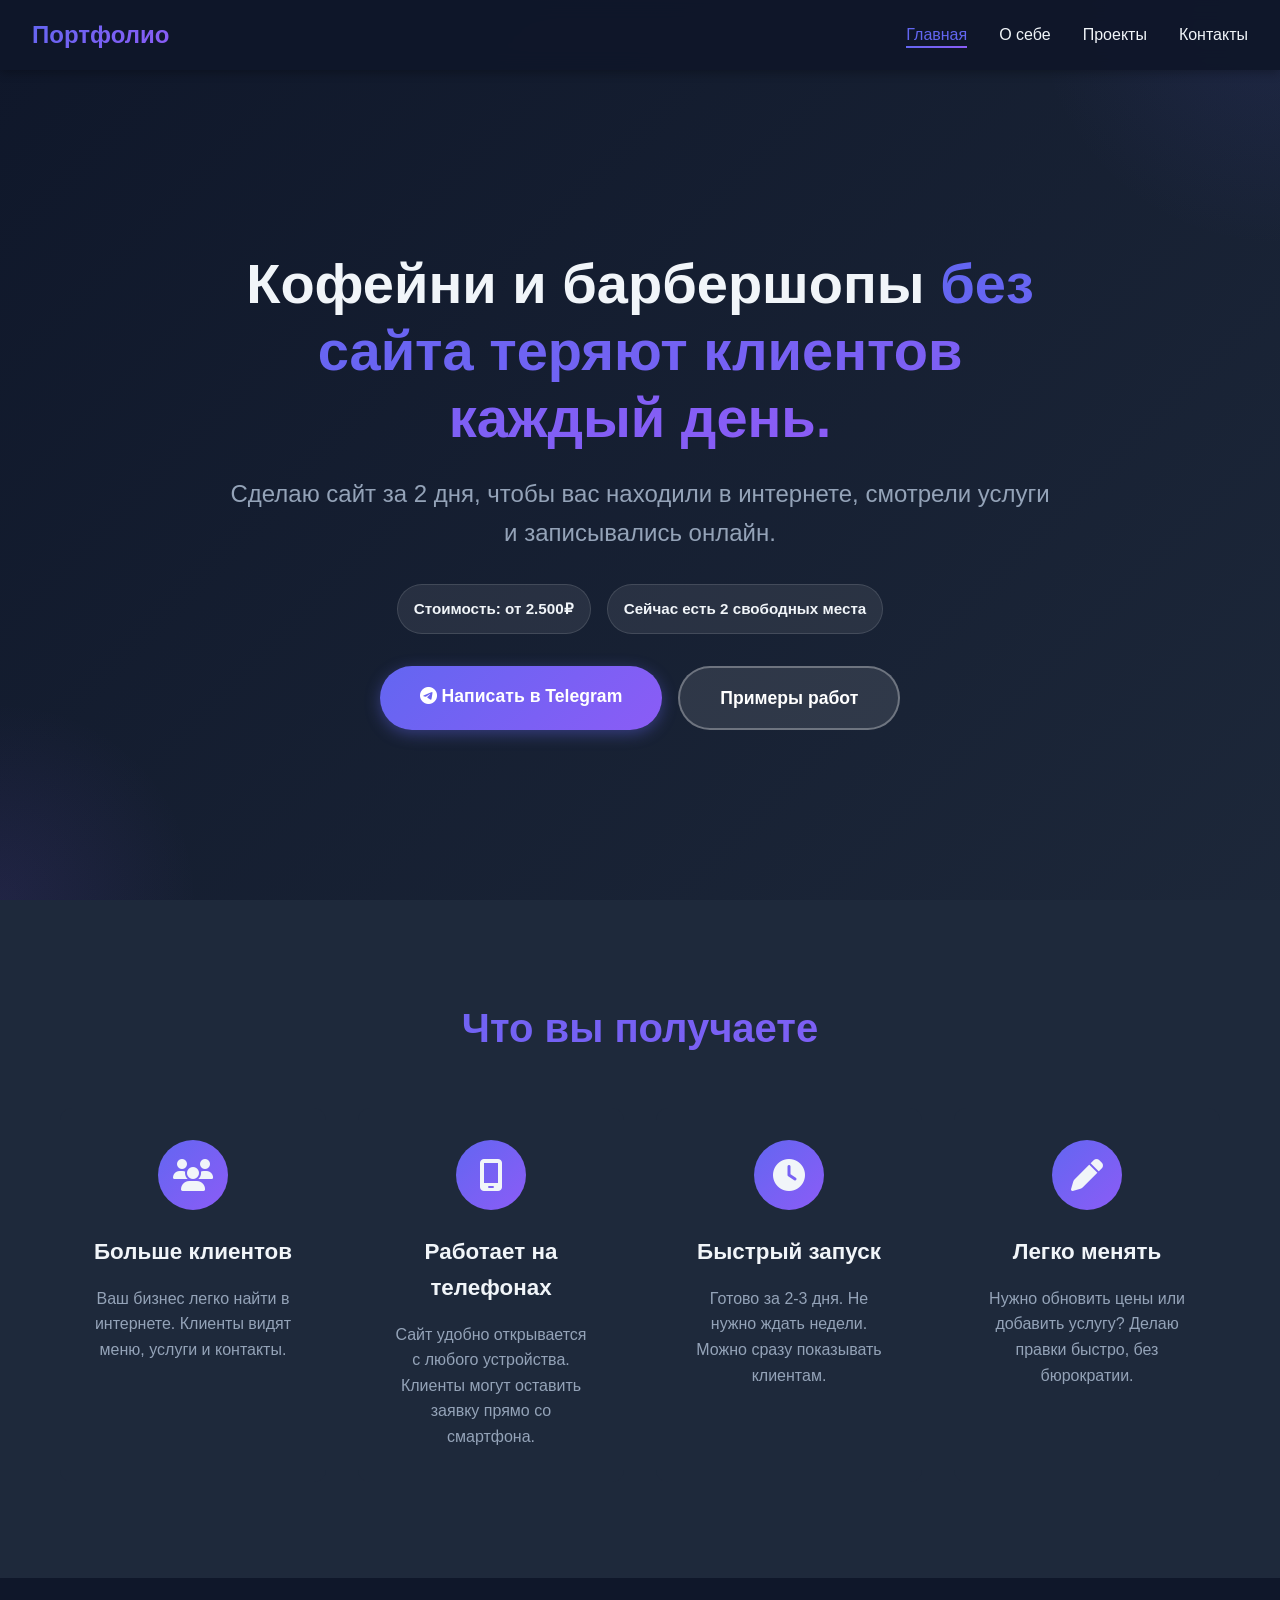
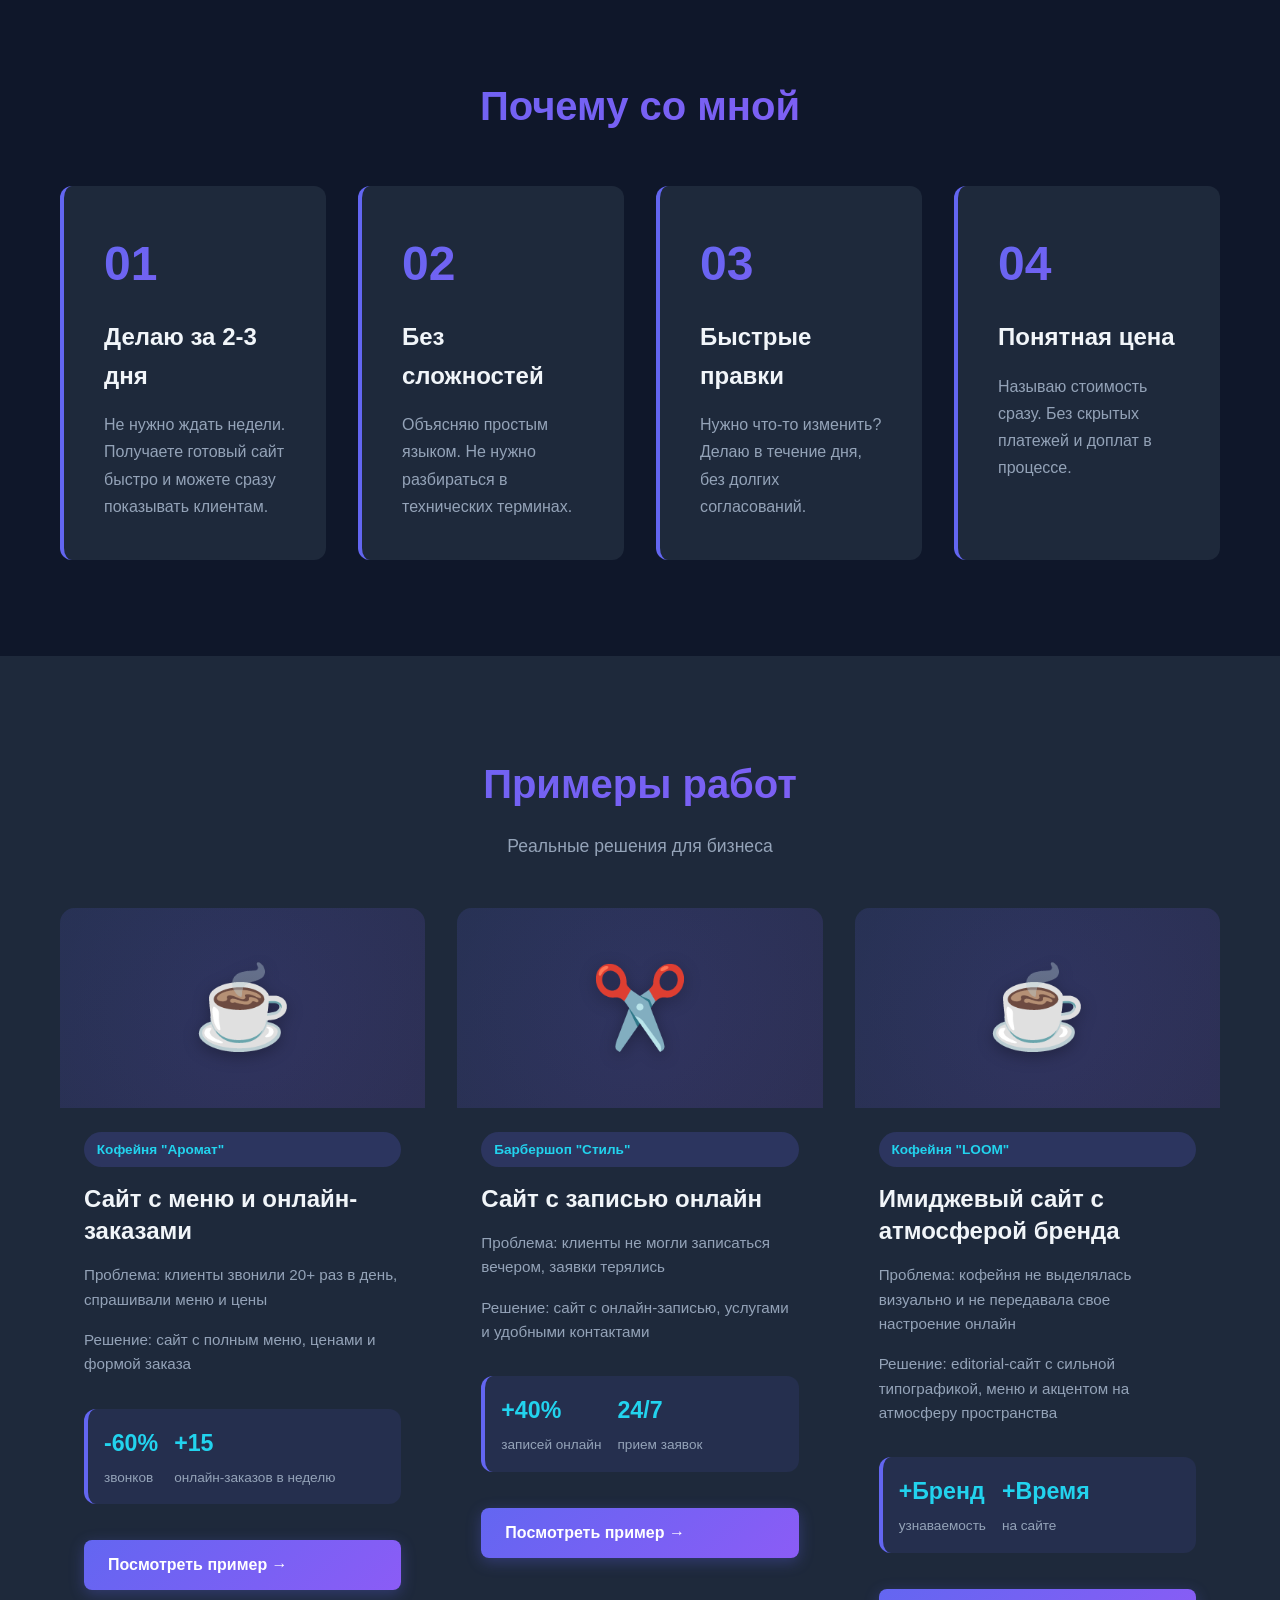
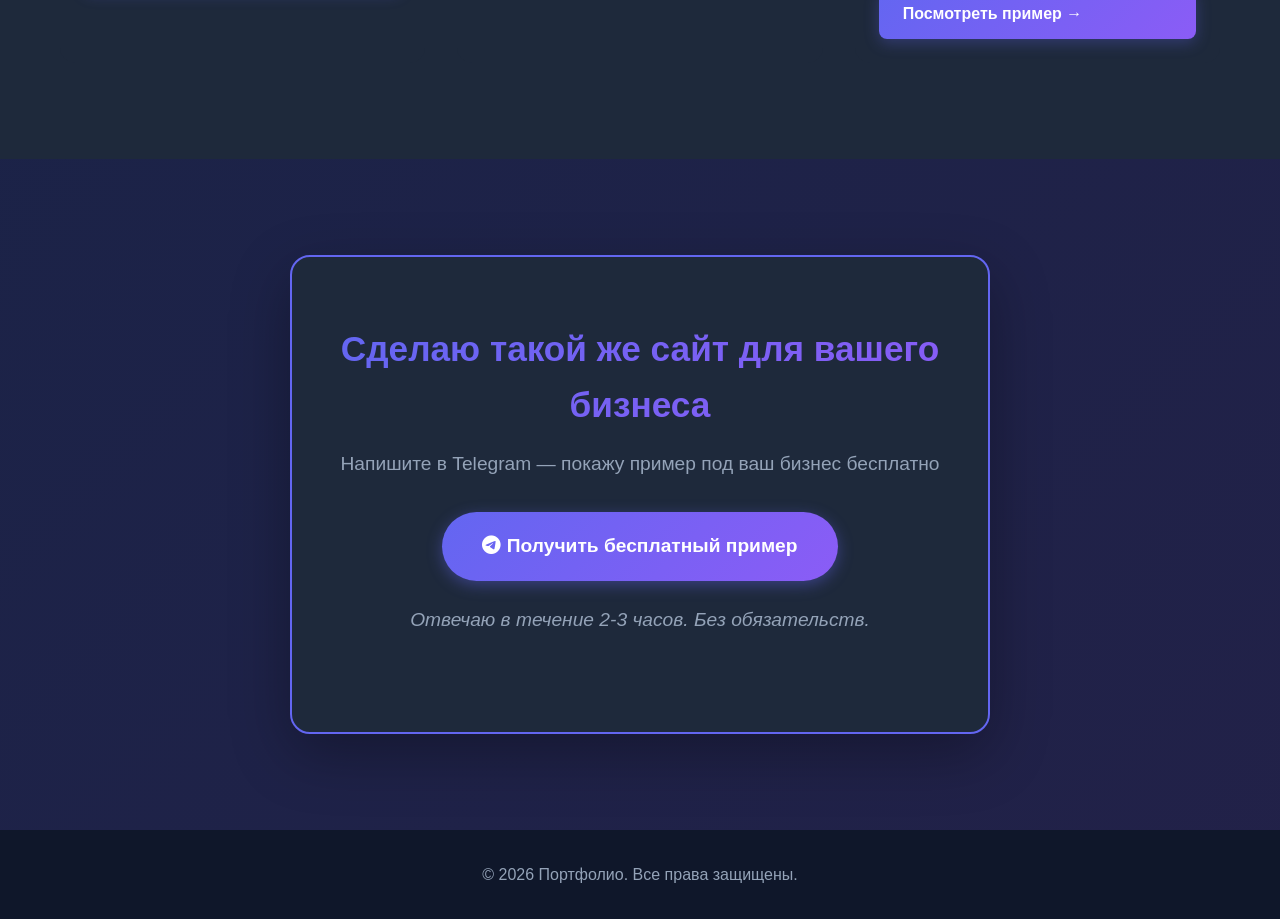
<file: index.html>
<!DOCTYPE html>
<html lang="ru">
<head>
    <meta charset="UTF-8">
    <meta name="viewport" content="width=device-width, initial-scale=1.0">
    <title>Портфолио Веб-Разработчика</title>
    <link rel="stylesheet" href="style.css?v=2">
    <link rel="stylesheet" href="https://cdnjs.cloudflare.com/ajax/libs/font-awesome/6.5.1/css/all.min.css">
</head>
<body>
    <header>
        <nav>
            <div class="logo">Портфолио</div>
            <ul class="nav-links">
                <li><a href="#home">Главная</a></li>
                <li><a href="#about">О себе</a></li>
                <li><a href="#projects">Проекты</a></li>
                <li><a href="#contact">Контакты</a></li>
            </ul>
            <div class="burger">
                <div class="line1"></div>
                <div class="line2"></div>
                <div class="line3"></div>
            </div>
        </nav>
    </header>

    <section id="home" class="hero">
        <div class="hero-content">
            <h1>Кофейни и барбершопы <span class="highlight">без сайта теряют клиентов каждый день.</span></h1>
            <p class="hero-subtitle">Сделаю сайт за 2 дня, чтобы вас находили в интернете, смотрели услуги и записывались онлайн.</p>
            <div class="hero-meta">
                <span>Стоимость: от 2.500₽</span>
                <span>Сейчас есть 2 свободных места</span>
            </div>
            <div class="hero-buttons">
                <a href="https://t.me/savavyalkov" class="cta-button primary" target="_blank">
                    <i class="fab fa-telegram"></i> Написать в Telegram
                </a>
                <a href="#projects" class="cta-button secondary">Примеры работ</a>
            </div>
        </div>
    </section>

    <section class="results">
        <div class="container">
            <h2>Что вы получаете</h2>
            <div class="results-grid">
                <div class="result-card">
                    <div class="result-icon">
                        <i class="fas fa-users"></i>
                    </div>
                    <h3>Больше клиентов</h3>
                    <p>Ваш бизнес легко найти в интернете. Клиенты видят меню, услуги и контакты.</p>
                </div>
                <div class="result-card">
                    <div class="result-icon">
                        <i class="fas fa-mobile-screen"></i>
                    </div>
                    <h3>Работает на телефонах</h3>
                    <p>Сайт удобно открывается с любого устройства. Клиенты могут оставить заявку прямо со смартфона.</p>
                </div>
                <div class="result-card">
                    <div class="result-icon">
                        <i class="fas fa-clock"></i>
                    </div>
                    <h3>Быстрый запуск</h3>
                    <p>Готово за 2-3 дня. Не нужно ждать недели. Можно сразу показывать клиентам.</p>
                </div>
                <div class="result-card">
                    <div class="result-icon">
                        <i class="fas fa-pen"></i>
                    </div>
                    <h3>Легко менять</h3>
                    <p>Нужно обновить цены или добавить услугу? Делаю правки быстро, без бюрократии.</p>
                </div>
            </div>
        </div>
    </section>

    <section id="about" class="about">
        <div class="container">
            <h2>Почему со мной</h2>
            <div class="why-grid">
                <div class="why-card">
                    <div class="why-number">01</div>
                    <h3>Делаю за 2-3 дня</h3>
                    <p>Не нужно ждать недели. Получаете готовый сайт быстро и можете сразу показывать клиентам.</p>
                </div>
                <div class="why-card">
                    <div class="why-number">02</div>
                    <h3>Без сложностей</h3>
                    <p>Объясняю простым языком. Не нужно разбираться в технических терминах.</p>
                </div>
                <div class="why-card">
                    <div class="why-number">03</div>
                    <h3>Быстрые правки</h3>
                    <p>Нужно что-то изменить? Делаю в течение дня, без долгих согласований.</p>
                </div>
                <div class="why-card">
                    <div class="why-number">04</div>
                    <h3>Понятная цена</h3>
                    <p>Называю стоимость сразу. Без скрытых платежей и доплат в процессе.</p>
                </div>
            </div>
        </div>
    </section>

    <section id="projects" class="projects">
        <div class="container">
            <h2>Примеры работ</h2>
            <p class="projects-subtitle">Реальные решения для бизнеса</p>
            <div class="projects-grid">
                <div class="project-card">
                    <div class="project-image">
                        <div class="placeholder-image">☕</div>
                    </div>
                    <div class="project-info">
                        <span class="project-label">Кофейня "Аромат"</span>
                        <h3>Сайт с меню и онлайн-заказами</h3>
                        <p class="project-problem">Проблема: клиенты звонили 20+ раз в день, спрашивали меню и цены</p>
                        <p class="project-solution">Решение: сайт с полным меню, ценами и формой заказа</p>
                        <div class="project-results">
                            <div class="result-item">
                                <strong>-60%</strong>
                                <span>звонков</span>
                            </div>
                            <div class="result-item">
                                <strong>+15</strong>
                                <span>онлайн-заказов в неделю</span>
                            </div>
                        </div>
                        <a href="coffee-shop/index.html" class="project-link" target="_blank">Посмотреть пример →</a>
                    </div>
                </div>

                <div class="project-card">
                    <div class="project-image">
                        <div class="placeholder-image">✂️</div>
                    </div>
                    <div class="project-info">
                        <span class="project-label">Барбершоп "Стиль"</span>
                        <h3>Сайт с записью онлайн</h3>
                        <p class="project-problem">Проблема: клиенты не могли записаться вечером, заявки терялись</p>
                        <p class="project-solution">Решение: сайт с онлайн-записью, услугами и удобными контактами</p>
                        <div class="project-results">
                            <div class="result-item">
                                <strong>+40%</strong>
                                <span>записей онлайн</span>
                            </div>
                            <div class="result-item">
                                <strong>24/7</strong>
                                <span>прием заявок</span>
                            </div>
                        </div>
                        <a href="barbershop/index.html" class="project-link" target="_blank">Посмотреть пример →</a>
                    </div>
                </div>

                <div class="project-card">
                    <div class="project-image">
                        <div class="placeholder-image">☕</div>
                    </div>
                    <div class="project-info">
                        <span class="project-label">Кофейня "LOOM"</span>
                        <h3>Имиджевый сайт с атмосферой бренда</h3>
                        <p class="project-problem">Проблема: кофейня не выделялась визуально и не передавала свое настроение онлайн</p>
                        <p class="project-solution">Решение: editorial-сайт с сильной типографикой, меню и акцентом на атмосферу пространства</p>
                        <div class="project-results">
                            <div class="result-item">
                                <strong>+Бренд</strong>
                                <span>узнаваемость</span>
                            </div>
                            <div class="result-item">
                                <strong>+Время</strong>
                                <span>на сайте</span>
                            </div>
                        </div>
                        <a href="coffee-shop-2/index.html" class="project-link" target="_blank">Посмотреть пример →</a>
                    </div>
                </div>
            </div>
        </div>
    </section>

    <section class="custom-offer">
        <div class="container">
            <div class="offer-box">
                <h2>Сделаю такой же сайт для вашего бизнеса</h2>
                <p>Напишите в Telegram — покажу пример под ваш бизнес бесплатно</p>
                <a href="https://t.me/savavyalkov" class="cta-button primary large" target="_blank">
                    <i class="fab fa-telegram"></i> Получить бесплатный пример
                </a>
                <p class="offer-note">Отвечаю в течение 2-3 часов. Без обязательств.</p>
            </div>
        </div>
    </section>

    <footer>
        <p>&copy; 2026 Портфолио. Все права защищены.</p>
    </footer>

    <script src="script.js"></script>
</body>
</html>
</file>
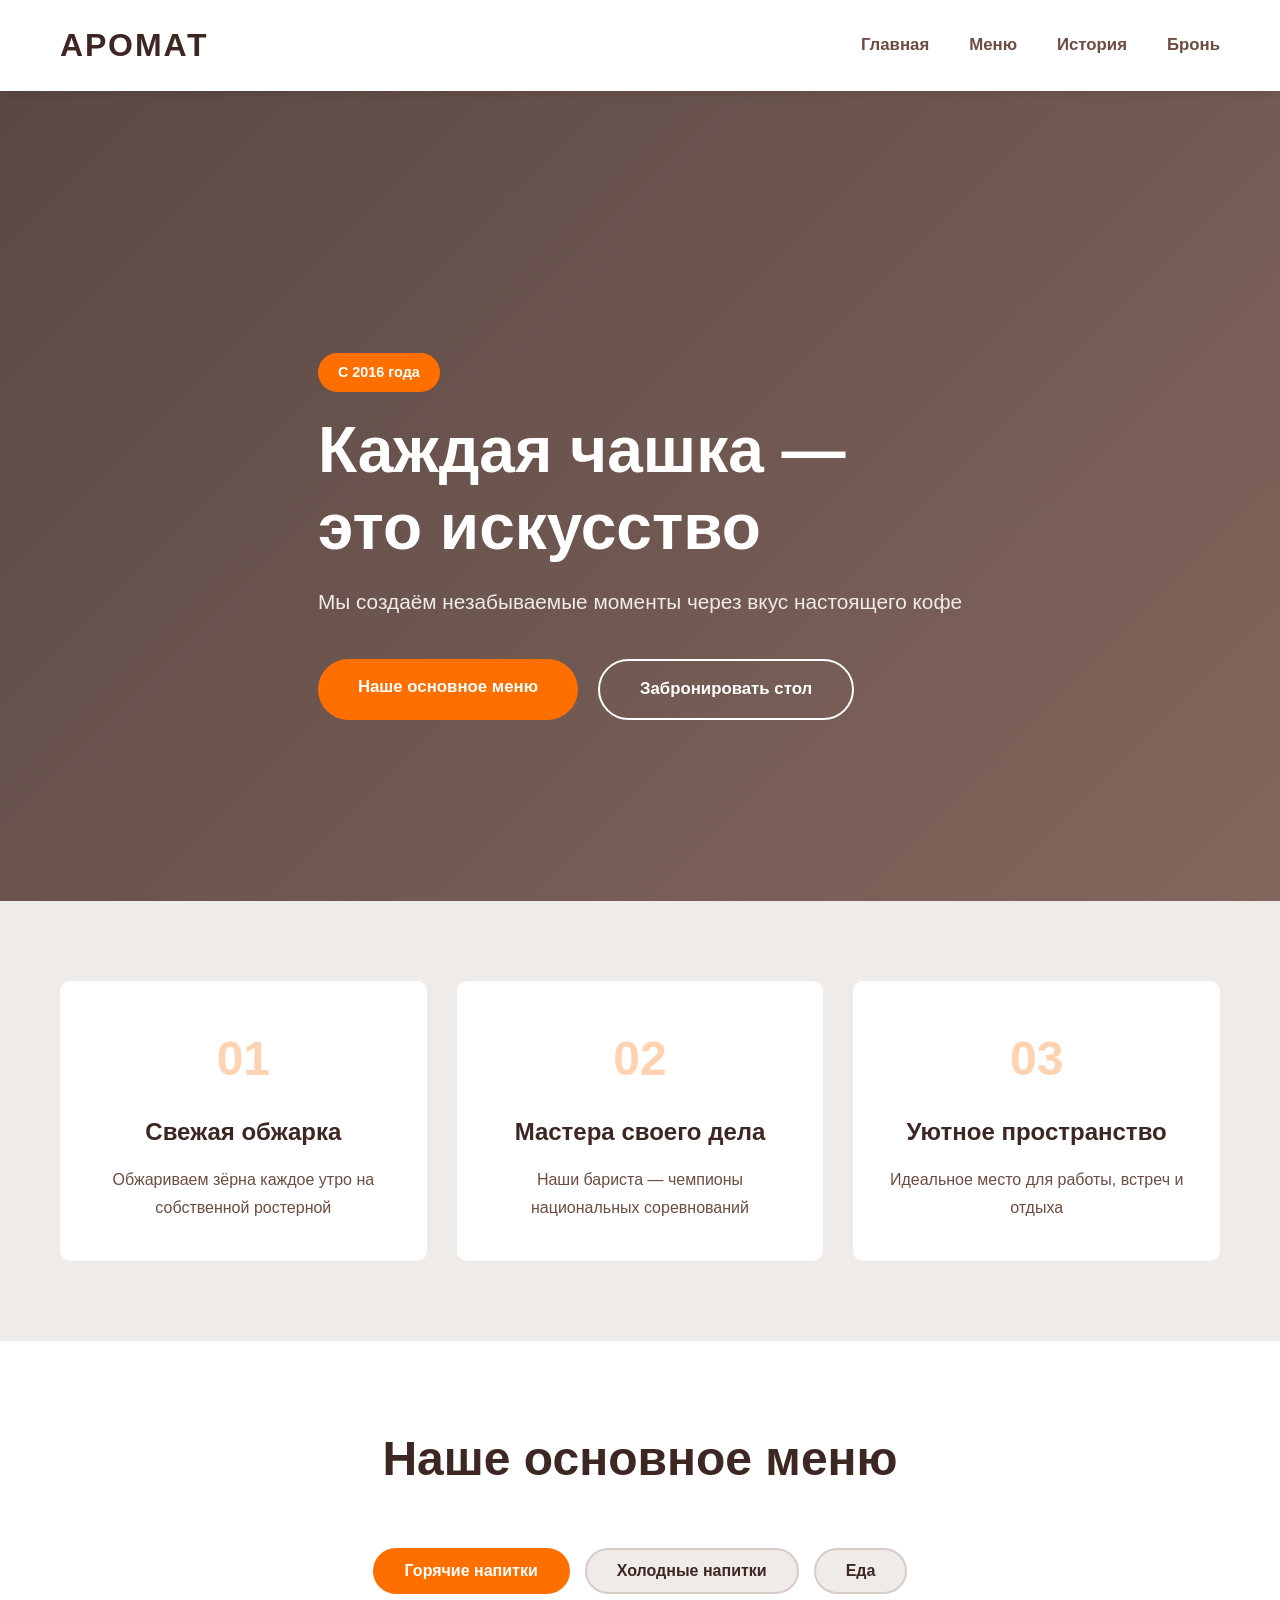
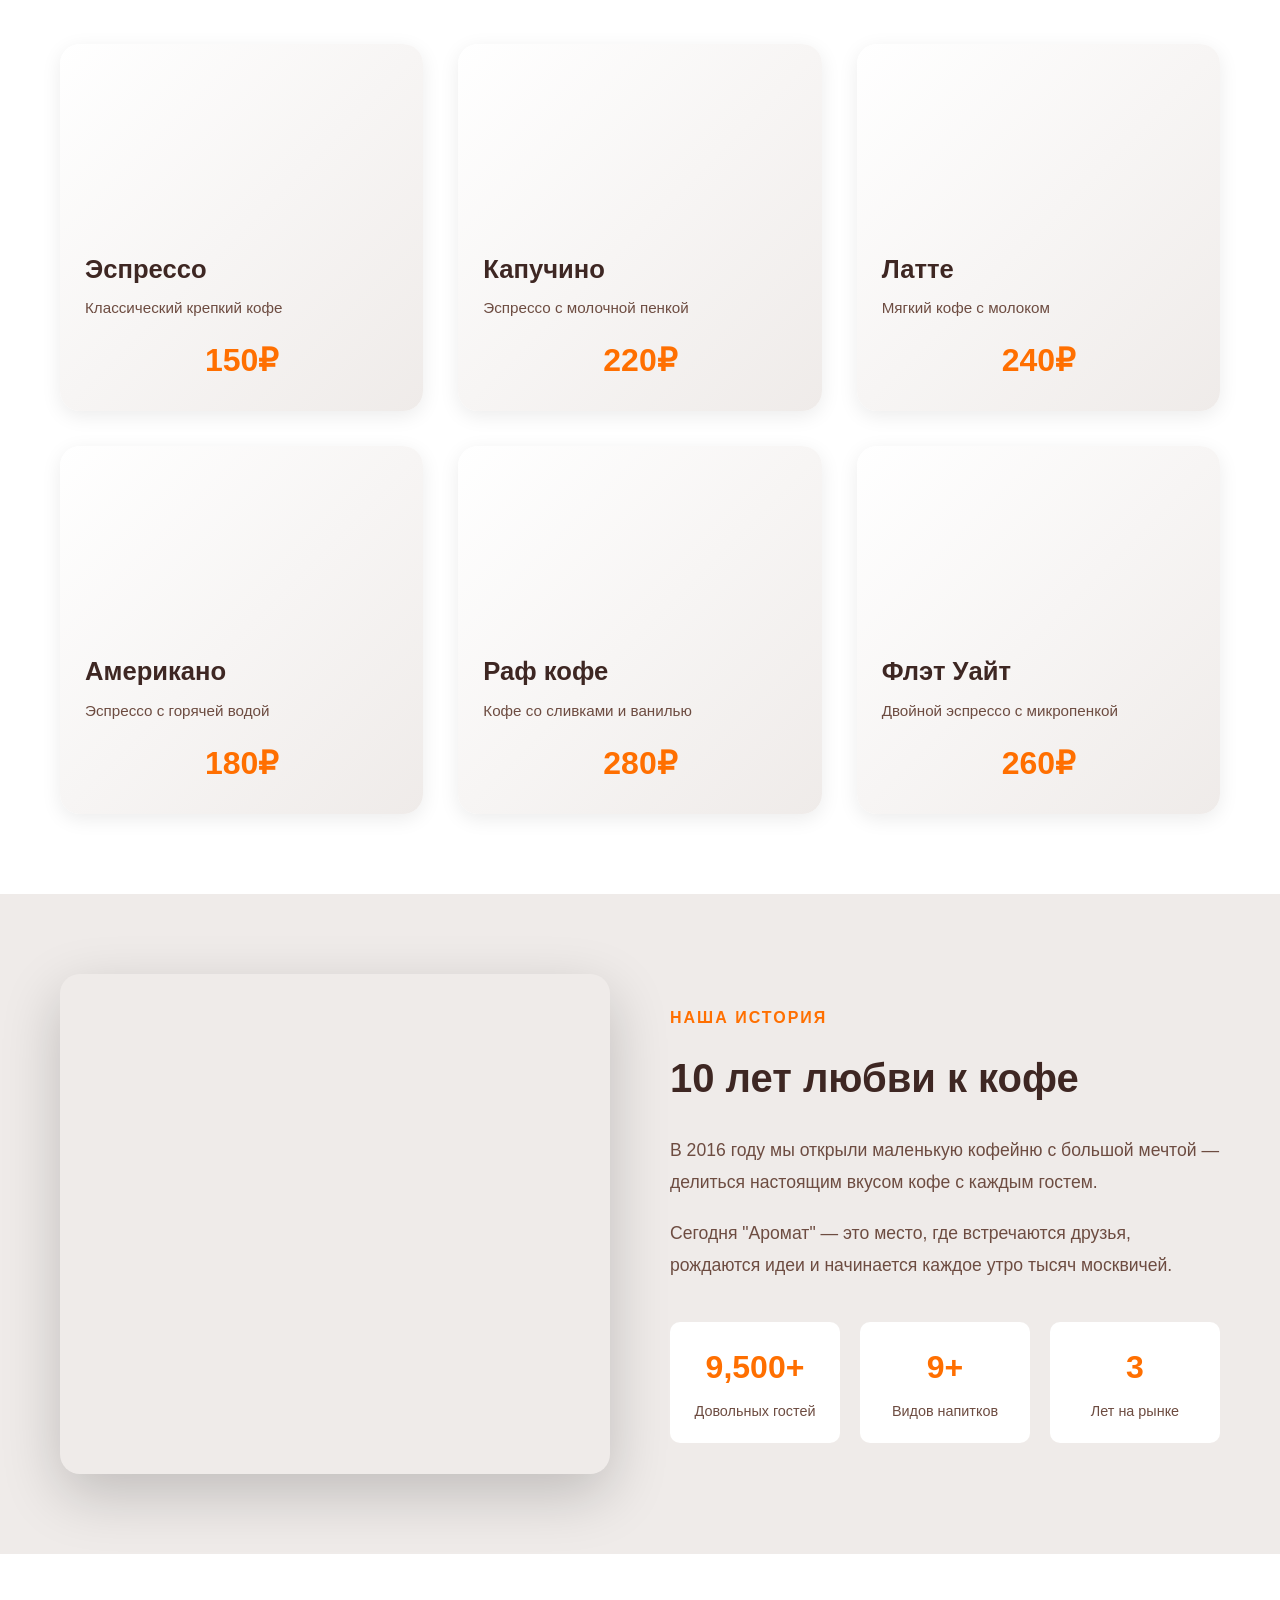
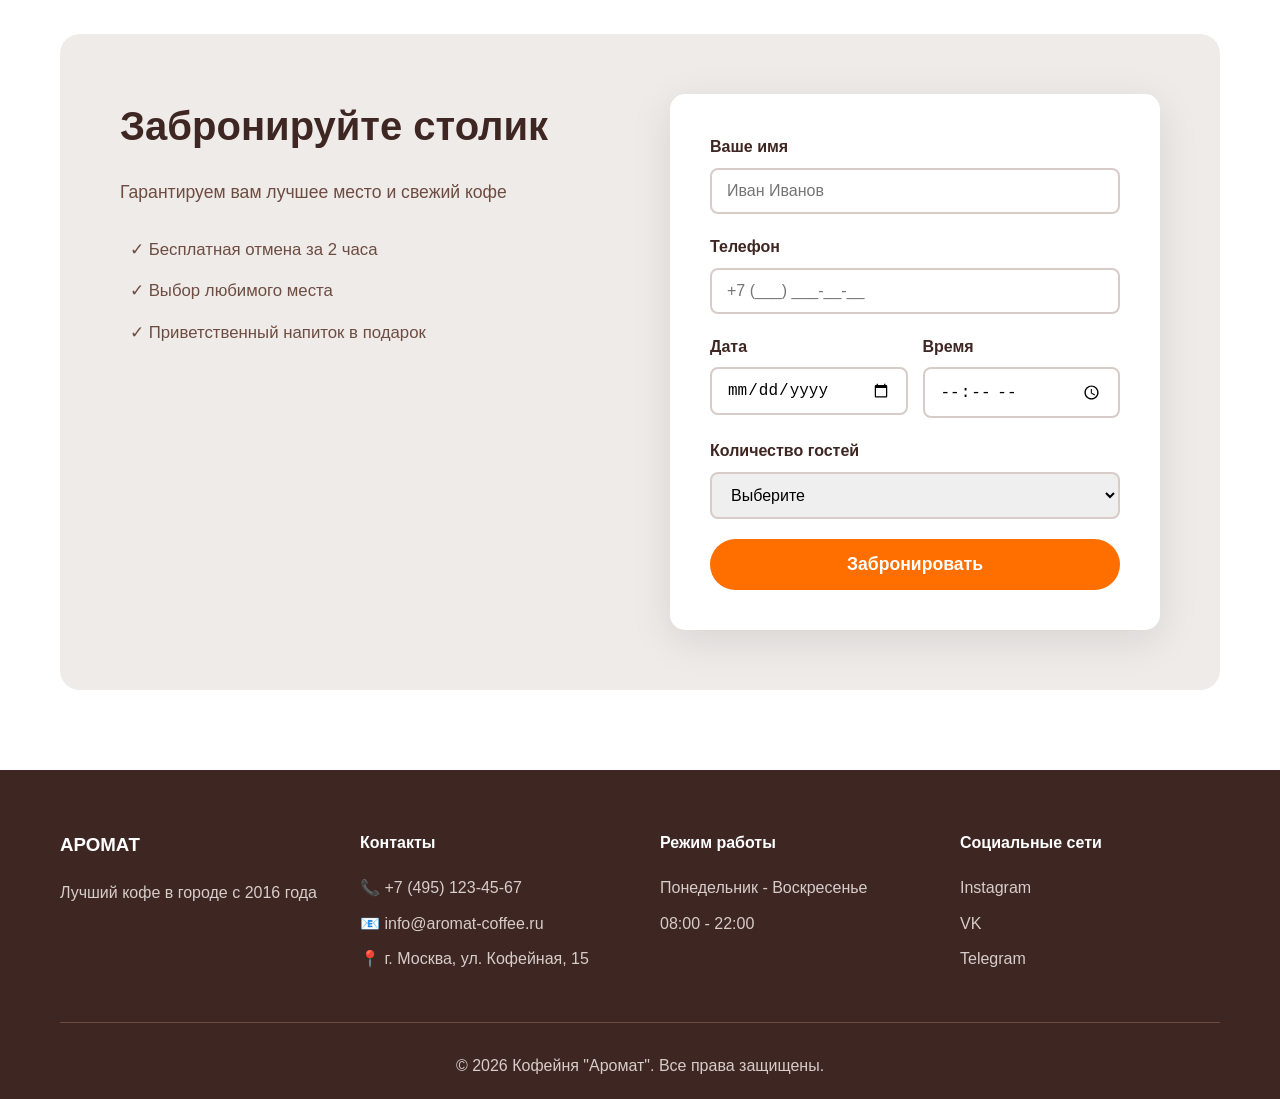
<file: coffee-shop/index.html>
<!DOCTYPE html>
<html lang="ru">
<head>
    <meta charset="UTF-8">
    <meta name="viewport" content="width=device-width, initial-scale=1.0">
    <title>Кофейня Аромат - Лучший кофе в городе</title>
    <link rel="stylesheet" href="style.css">
</head>
<body>

    <!-- Навигация -->
    <nav class="main-nav">
        <div class="wrapper">
            <div class="nav-content">
                <h1 class="brand">АРОМАТ</h1>
                <ul class="menu">
                    <li><a href="#hero">Главная</a></li>
                    <li><a href="#coffee-menu">Меню</a></li>
                    <li><a href="#story">История</a></li>
                    <li><a href="#reservation">Бронь</a></li>
                </ul>
                <button class="mobile-toggle">☰</button>
            </div>
        </div>
    </nav>

    <!-- Главный экран -->
    <section id="hero" class="hero-section">
        <div class="hero-bg"></div>
        <div class="wrapper">
            <div class="hero-text">
                <span class="hero-label">С 2016 года</span>
                <h2>Каждая чашка —<br>это искусство</h2>
                <p>Мы создаём незабываемые моменты через вкус настоящего кофе</p>
                <div class="hero-buttons">
                    <a href="#coffee-menu" class="btn-main">Наше основное меню</a>
                    <a href="#reservation" class="btn-outline">Забронировать стол</a>
                </div>
            </div>
        </div>
    </section>

    <!-- Преимущества -->
    <section class="benefits">
        <div class="wrapper">
            <div class="benefits-row">
                <div class="benefit-box">
                    <div class="benefit-num">01</div>
                    <h3>Свежая обжарка</h3>
                    <p>Обжариваем зёрна каждое утро на собственной ростерной</p>
                </div>
                <div class="benefit-box">
                    <div class="benefit-num">02</div>
                    <h3>Мастера своего дела</h3>
                    <p>Наши бариста — чемпионы национальных соревнований</p>
                </div>
                <div class="benefit-box">
                    <div class="benefit-num">03</div>
                    <h3>Уютное пространство</h3>
                    <p>Идеальное место для работы, встреч и отдыха</p>
                </div>
            </div>
        </div>
    </section>

    <!-- Меню кофе -->
    <section id="coffee-menu" class="coffee-section">
        <div class="wrapper">
            <div class="section-header">
                <h2>Наше основное меню</h2>
            </div>

            <div class="menu-categories">
                <button class="cat-btn active" data-category="hot">Горячие напитки</button>
                <button class="cat-btn" data-category="cold">Холодные напитки</button>
                <button class="cat-btn" data-category="food">Еда</button>
            </div>

            <div class="menu-items">
                <!-- Горячие напитки -->
                <div class="category-content active" data-category="hot">
                    <div class="menu-row">
                        <div class="menu-card" data-item="espresso">
                            <div class="menu-card-content">
                                <h4>Эспрессо</h4>
                                <p class="card-desc">Классический крепкий кофе</p>
                                <div class="card-footer">
                                    <span class="card-price">150₽</span>
                                </div>
                            </div>
                        </div>
                        <div class="menu-card" data-item="cappuccino">
                            <div class="menu-card-content">
                                <h4>Капучино</h4>
                                <p class="card-desc">Эспрессо с молочной пенкой</p>
                                <div class="card-footer">
                                    <span class="card-price">220₽</span>
                                </div>
                            </div>
                        </div>
                        <div class="menu-card" data-item="latte">
                            <div class="menu-card-content">
                                <h4>Латте</h4>
                                <p class="card-desc">Мягкий кофе с молоком</p>
                                <div class="card-footer">
                                    <span class="card-price">240₽</span>
                                </div>
                            </div>
                        </div>
                        <div class="menu-card" data-item="americano">
                            <div class="menu-card-content">
                                <h4>Американо</h4>
                                <p class="card-desc">Эспрессо с горячей водой</p>
                                <div class="card-footer">
                                    <span class="card-price">180₽</span>
                                </div>
                            </div>
                        </div>
                        <div class="menu-card" data-item="raf">
                            <div class="menu-card-content">
                                <h4>Раф кофе</h4>
                                <p class="card-desc">Кофе со сливками и ванилью</p>
                                <div class="card-footer">
                                    <span class="card-price">280₽</span>
                                </div>
                            </div>
                        </div>
                        <div class="menu-card" data-item="flatwhite">
                            <div class="menu-card-content">
                                <h4>Флэт Уайт</h4>
                                <p class="card-desc">Двойной эспрессо с микропенкой</p>
                                <div class="card-footer">
                                    <span class="card-price">260₽</span>
                                </div>
                            </div>
                        </div>
                    </div>
                </div>

                <!-- Холодные напитки -->
                <div class="category-content" data-category="cold">
                    <div class="menu-row">
                        <div class="menu-card" data-item="icelatte">
                            <div class="menu-card-content">
                                <h4>Айс Латте</h4>
                                <p class="card-desc">Холодный латте со льдом</p>
                                <div class="card-footer">
                                    <span class="card-price">260₽</span>
                                </div>
                            </div>
                        </div>
                        <div class="menu-card" data-item="coldbrew">
                            <div class="menu-card-content">
                                <h4>Колд Брю</h4>
                                <p class="card-desc">Кофе холодной экстракции</p>
                                <div class="card-footer">
                                    <span class="card-price">290₽</span>
                                </div>
                            </div>
                        </div>
                        <div class="menu-card" data-item="frappe">
                            <div class="menu-card-content">
                                <h4>Фраппе</h4>
                                <p class="card-desc">Кофейный коктейль со льдом</p>
                                <div class="card-footer">
                                    <span class="card-price">310₽</span>
                                </div>
                            </div>
                        </div>
                        <div class="menu-card" data-item="lemonade">
                            <div class="menu-card-content">
                                <h4>Лимонад</h4>
                                <p class="card-desc">Домашний лимонад</p>
                                <div class="card-footer">
                                    <span class="card-price">200₽</span>
                                </div>
                            </div>
                        </div>
                    </div>
                </div>

                <!-- Еда -->
                <div class="category-content" data-category="food">
                    <div class="menu-row">
                        <div class="menu-card" data-item="croissant">
                            <div class="menu-card-content">
                                <h4>Круассан</h4>
                                <p class="card-desc">Французская выпечка</p>
                                <div class="card-footer">
                                    <span class="card-price">150₽</span>
                                </div>
                            </div>
                        </div>
                        <div class="menu-card" data-item="cheesecake">
                            <div class="menu-card-content">
                                <h4>Чизкейк</h4>
                                <p class="card-desc">Нежный творожный десерт</p>
                                <div class="card-footer">
                                    <span class="card-price">280₽</span>
                                </div>
                            </div>
                        </div>
                        <div class="menu-card" data-item="tiramisu">
                            <div class="menu-card-content">
                                <h4>Тирамису</h4>
                                <p class="card-desc">Итальянский десерт с кофе</p>
                                <div class="card-footer">
                                    <span class="card-price">320₽</span>
                                </div>
                            </div>
                        </div>
                        <div class="menu-card" data-item="sandwich">
                            <div class="menu-card-content">
                                <h4>Сэндвич</h4>
                                <p class="card-desc">С ветчиной, сыром и овощами</p>
                                <div class="card-footer">
                                    <span class="card-price">250₽</span>
                                </div>
                            </div>
                        </div>
                    </div>
                </div>
            </div>
        </div>
    </section>

    <!-- История -->
    <section id="story" class="story-section">
        <div class="wrapper">
            <div class="story-grid">
                <div class="story-image">
                    <div class="img-box"></div>
                </div>
                <div class="story-content">
                    <span class="story-tag">Наша история</span>
                    <h2>10 лет любви к кофе</h2>
                    <p>В 2016 году мы открыли маленькую кофейню с большой мечтой — делиться настоящим вкусом кофе с каждым гостем.</p>
                    <p>Сегодня "Аромат" — это место, где встречаются друзья, рождаются идеи и начинается каждое утро тысяч москвичей.</p>
                    <div class="story-stats">
                        <div class="stat-box">
                            <strong>30,000+</strong>
                            <span>Довольных гостей</span>
                        </div>
                        <div class="stat-box">
                            <strong>30+</strong>
                            <span>Видов напитков</span>
                        </div>
                        <div class="stat-box">
                            <strong>10</strong>
                            <span>Лет на рынке</span>
                        </div>
                    </div>
                </div>
            </div>
        </div>
    </section>

    <!-- Бронирование -->
    <section id="reservation" class="reservation-section">
        <div class="wrapper">
            <div class="reservation-box">
                <div class="res-left">
                    <h2>Забронируйте столик</h2>
                    <p>Гарантируем вам лучшее место и свежий кофе</p>
                    <ul class="res-features">
                        <li>✓ Бесплатная отмена за 2 часа</li>
                        <li>✓ Выбор любимого места</li>
                        <li>✓ Приветственный напиток в подарок</li>
                    </ul>
                </div>
                <div class="res-right">
                    <form class="booking-form" id="bookForm">
                        <div class="form-group">
                            <label>Ваше имя</label>
                            <input type="text" placeholder="Иван Иванов" required>
                        </div>
                        <div class="form-group">
                            <label>Телефон</label>
                            <input type="tel" placeholder="+7 (___) ___-__-__" required>
                        </div>
                        <div class="form-row">
                            <div class="form-group">
                                <label>Дата</label>
                                <input type="date" required>
                            </div>
                            <div class="form-group">
                                <label>Время</label>
                                <input type="time" required>
                            </div>
                        </div>
                        <div class="form-group">
                            <label>Количество гостей</label>
                            <select required>
                                <option value="">Выберите</option>
                                <option value="1">1 гость</option>
                                <option value="2">2 гостя</option>
                                <option value="3">3 гостя</option>
                                <option value="4">4 гостя</option>
                                <option value="5">5+ гостей</option>
                            </select>
                        </div>
                        <button type="submit" class="submit-btn">Забронировать</button>
                    </form>
                </div>
            </div>
        </div>
    </section>

    <!-- Футер -->
    <footer class="main-footer">
        <div class="wrapper">
            <div class="footer-grid">
                <div class="footer-col">
                    <h3>АРОМАТ</h3>
                    <p>Лучший кофе в городе с 2016 года</p>
                </div>
                <div class="footer-col">
                    <h4>Контакты</h4>
                    <p>📞 +7 (495) 123-45-67</p>
                    <p>📧 info@aromat-coffee.ru</p>
                    <p>📍 г. Москва, ул. Кофейная, 15</p>
                </div>
                <div class="footer-col">
                    <h4>Режим работы</h4>
                    <p>Понедельник - Воскресенье</p>
                    <p>08:00 - 22:00</p>
                </div>
                <div class="footer-col">
                    <h4>Социальные сети</h4>
                    <p><a href="#">Instagram</a></p>
                    <p><a href="#">VK</a></p>
                    <p><a href="#">Telegram</a></p>
                </div>
            </div>
            <div class="footer-bottom">
                <p>&copy; 2026 Кофейня "Аромат". Все права защищены.</p>
            </div>
        </div>
    </footer>

    <script src="script.js"></script>
</body>
</html>
</file>
<file: style.css>
* {
    margin: 0;
    padding: 0;
    box-sizing: border-box;
}

:root {
    --primary-color: #6366f1;
    --secondary-color: #8b5cf6;
    --dark-bg: #0f172a;
    --light-bg: #1e293b;
    --text-primary: #f1f5f9;
    --text-secondary: #94a3b8;
    --accent: #22d3ee;
    --card-bg: #1e293b;
    --shadow: rgba(0, 0, 0, 0.3);
}

body {
    font-family: 'Segoe UI', Tahoma, Geneva, Verdana, sans-serif;
    background-color: var(--dark-bg);
    color: var(--text-primary);
    line-height: 1.6;
    overflow-x: hidden;
}

.container {
    max-width: 1200px;
    margin: 0 auto;
    padding: 0 20px;
}

/* Header & Navigation */
header {
    position: fixed;
    top: 0;
    width: 100%;
    background-color: rgba(15, 23, 42, 0.95);
    backdrop-filter: blur(10px);
    z-index: 1000;
    box-shadow: 0 2px 10px var(--shadow);
}

nav {
    display: flex;
    justify-content: space-between;
    align-items: center;
    padding: 1rem 2rem;
    max-width: 1400px;
    margin: 0 auto;
}

.logo {
    font-size: 1.5rem;
    font-weight: bold;
    background: linear-gradient(135deg, var(--primary-color), var(--secondary-color));
    -webkit-background-clip: text;
    -webkit-text-fill-color: transparent;
    background-clip: text;
}

.nav-links {
    display: flex;
    list-style: none;
    gap: 2rem;
}

.nav-links a {
    color: var(--text-primary);
    text-decoration: none;
    transition: color 0.3s;
    font-weight: 500;
}

.nav-links a:hover {
    color: var(--primary-color);
}

.burger {
    display: none;
    cursor: pointer;
}

.burger div {
    width: 25px;
    height: 3px;
    background-color: var(--text-primary);
    margin: 5px;
    transition: all 0.3s;
}

/* Hero Section */
.hero {
    min-height: 100vh;
    display: flex;
    align-items: center;
    justify-content: center;
    background: linear-gradient(135deg, rgba(15, 23, 42, 0.9) 0%, rgba(30, 41, 59, 0.9) 100%),
                url('https://images.unsplash.com/photo-1517694712202-14dd9538aa97?w=1920&h=1080&fit=crop') center/cover;
    position: relative;
    overflow: hidden;
    padding-top: 80px;
}

.hero::before {
    content: '';
    position: absolute;
    width: 500px;
    height: 500px;
    background: radial-gradient(circle, var(--primary-color) 0%, transparent 70%);
    opacity: 0.1;
    top: -250px;
    right: -250px;
    animation: float 6s ease-in-out infinite;
}

.hero::after {
    content: '';
    position: absolute;
    width: 400px;
    height: 400px;
    background: radial-gradient(circle, var(--secondary-color) 0%, transparent 70%);
    opacity: 0.1;
    bottom: -200px;
    left: -200px;
    animation: float 8s ease-in-out infinite;
}

@keyframes float {
    0%, 100% { transform: translateY(0px); }
    50% { transform: translateY(-20px); }
}

.hero-content {
    text-align: center;
    z-index: 1;
    padding: 2rem;
    max-width: 900px;
    margin: 0 auto;
}

.hero-label {
    font-size: 0.95rem;
    color: var(--accent);
    font-weight: 600;
    text-transform: uppercase;
    letter-spacing: 1px;
    margin-bottom: 1rem;
}

.hero h1 {
    font-size: 3.5rem;
    margin-bottom: 1.5rem;
    animation: fadeInUp 1s ease;
    line-height: 1.2;
}

.hero-subtitle {
    font-size: 1.3rem;
    color: var(--text-secondary);
    margin-bottom: 2.5rem;
}

.hero-meta {
    display: flex;
    justify-content: center;
    gap: 1rem;
    flex-wrap: wrap;
    margin-bottom: 2rem;
}

.hero-meta span {
    padding: 0.75rem 1rem;
    background: rgba(255, 255, 255, 0.08);
    border: 1px solid rgba(255, 255, 255, 0.12);
    border-radius: 999px;
    color: var(--text-primary);
    font-size: 0.95rem;
    font-weight: 600;
}

.hero-buttons {
    display: flex;
    gap: 1rem;
    justify-content: center;
    flex-wrap: wrap;
}

.highlight {
    background: linear-gradient(135deg, var(--primary-color), var(--secondary-color));
    -webkit-background-clip: text;
    -webkit-text-fill-color: transparent;
    background-clip: text;
}

.hero p {
    font-size: 1.5rem;
    color: var(--text-secondary);
    margin-bottom: 2rem;
    animation: fadeInUp 1s ease 0.2s both;
}

.cta-button {
    display: inline-flex;
    align-items: center;
    gap: 0.5rem;
    padding: 1rem 2rem;
    font-size: 1.1rem;
    font-weight: 600;
    text-decoration: none;
    border-radius: 8px;
    transition: all 0.3s;
    animation: fadeInUp 1s ease 0.4s both;
}

.cta-button.primary {
    background: linear-gradient(135deg, var(--primary-color), var(--secondary-color));
    color: white;
    box-shadow: 0 4px 15px rgba(99, 102, 241, 0.4);
}

.cta-button.primary:hover {
    transform: translateY(-3px);
    box-shadow: 0 6px 25px rgba(99, 102, 241, 0.6);
}

.cta-button.secondary {
    background: rgba(255, 255, 255, 0.1);
    color: white;
    border: 2px solid rgba(255, 255, 255, 0.3);
}

.cta-button.secondary:hover {
    background: rgba(255, 255, 255, 0.15);
    border-color: rgba(255, 255, 255, 0.5);
}

.cta-button.large {
    padding: 1.2rem 2.5rem;
    font-size: 1.2rem;
}

/* Results Section */
.results {
    padding: 6rem 0;
    background-color: var(--light-bg);
}

.results h2 {
    text-align: center;
    font-size: 2.5rem;
    margin-bottom: 3rem;
    background: linear-gradient(135deg, var(--primary-color), var(--secondary-color));
    -webkit-background-clip: text;
    -webkit-text-fill-color: transparent;
    background-clip: text;
}

.results-grid {
    display: grid;
    grid-template-columns: repeat(4, 1fr);
    gap: 2rem;
}

.result-card {
    background: var(--card-bg);
    padding: 2rem;
    border-radius: 12px;
    text-align: center;
    transition: transform 0.3s, box-shadow 0.3s;
}

.result-card:hover {
    transform: translateY(-5px);
    box-shadow: 0 10px 30px var(--shadow);
}

.result-icon {
    width: 70px;
    height: 70px;
    margin: 0 auto 1.5rem;
    background: linear-gradient(135deg, var(--primary-color), var(--secondary-color));
    border-radius: 50%;
    display: flex;
    align-items: center;
    justify-content: center;
    font-size: 2rem;
}

.result-card h3 {
    font-size: 1.4rem;
    margin-bottom: 1rem;
    color: var(--text-primary);
}

.result-card p {
    color: var(--text-secondary);
    line-height: 1.6;
}

.cta-button {
    display: inline-block;
    padding: 1rem 2.5rem;
    background: linear-gradient(135deg, var(--primary-color), var(--secondary-color));
    color: white;
    text-decoration: none;
    border-radius: 50px;
    font-weight: 600;
    transition: transform 0.3s, box-shadow 0.3s;
    animation: fadeInUp 1s ease 0.4s backwards;
}

.cta-button:hover {
    transform: translateY(-3px);
    box-shadow: 0 10px 30px rgba(99, 102, 241, 0.4);
}

@keyframes fadeInUp {
    from {
        opacity: 0;
        transform: translateY(30px);
    }
    to {
        opacity: 1;
        transform: translateY(0);
    }
}

/* About Section */
.about {
    padding: 6rem 0;
    background-color: var(--dark-bg);
}

.about h2 {
    text-align: center;
    font-size: 2.5rem;
    margin-bottom: 3rem;
    background: linear-gradient(135deg, var(--primary-color), var(--secondary-color));
    -webkit-background-clip: text;
    -webkit-text-fill-color: transparent;
    background-clip: text;
}

.why-grid {
    display: grid;
    grid-template-columns: repeat(4, 1fr);
    gap: 2rem;
}

.why-card {
    background: var(--card-bg);
    padding: 2.5rem;
    border-radius: 12px;
    border-left: 4px solid var(--primary-color);
    transition: transform 0.3s, box-shadow 0.3s;
}

.why-card:hover {
    transform: translateY(-5px);
    box-shadow: 0 10px 30px var(--shadow);
}

.why-number {
    font-size: 3rem;
    font-weight: 700;
    background: linear-gradient(135deg, var(--primary-color), var(--secondary-color));
    -webkit-background-clip: text;
    -webkit-text-fill-color: transparent;
    background-clip: text;
    margin-bottom: 1rem;
}

.why-card h3 {
    font-size: 1.5rem;
    margin-bottom: 1rem;
    color: var(--text-primary);
}

.why-card p {
    color: var(--text-secondary);
    line-height: 1.7;
}

.about h2 {
    text-align: center;
    font-size: 2.5rem;
    margin-bottom: 3rem;
    background: linear-gradient(135deg, var(--primary-color), var(--secondary-color));
    -webkit-background-clip: text;
    -webkit-text-fill-color: transparent;
    background-clip: text;
}

.about-content {
    display: grid;
    grid-template-columns: 1fr 1fr;
    gap: 3rem;
    align-items: center;
}

.about-text p {
    font-size: 1.1rem;
    color: var(--text-secondary);
    margin-bottom: 1rem;
    line-height: 1.8;
}

.about-stats {
    display: grid;
    grid-template-columns: repeat(3, 1fr);
    gap: 2rem;
}

.stat {
    text-align: center;
    padding: 2rem;
    background: var(--card-bg);
    border-radius: 15px;
    transition: transform 0.3s;
}

.stat:hover {
    transform: translateY(-5px);
}

.stat h3 {
    font-size: 2.5rem;
    color: var(--primary-color);
    margin-bottom: 0.5rem;
}

.stat p {
    color: var(--text-secondary);
}

/* Projects Section */
.projects {
    padding: 6rem 0;
    background-color: var(--light-bg);
}

.projects h2 {
    text-align: center;
    font-size: 2.5rem;
    margin-bottom: 1rem;
    background: linear-gradient(135deg, var(--primary-color), var(--secondary-color));
    -webkit-background-clip: text;
    -webkit-text-fill-color: transparent;
    background-clip: text;
}

.projects-subtitle {
    text-align: center;
    color: var(--text-secondary);
    margin-bottom: 3rem;
    font-size: 1.1rem;
}

.projects-grid {
    display: grid;
    grid-template-columns: repeat(3, 1fr);
    gap: 2rem;
}

.project-card {
    background: var(--card-bg);
    border-radius: 12px;
    overflow: hidden;
    transition: transform 0.3s, box-shadow 0.3s;
}

.project-card:hover {
    transform: translateY(-10px);
    box-shadow: 0 15px 40px var(--shadow);
}

.project-image {
    height: 200px;
    background: linear-gradient(135deg, var(--primary-color), var(--secondary-color));
    display: flex;
    align-items: center;
    justify-content: center;
}

.placeholder-image {
    font-size: 4rem;
}

.project-info {
    padding: 2rem;
}

.project-label {
    display: inline-block;
    padding: 0.4rem 0.8rem;
    background: rgba(99, 102, 241, 0.2);
    color: var(--accent);
    border-radius: 20px;
    font-size: 0.85rem;
    font-weight: 600;
    margin-bottom: 1rem;
}

.project-info h3 {
    font-size: 1.5rem;
    margin-bottom: 1rem;
    color: var(--text-primary);
}

.project-problem {
    color: #ef4444;
    font-size: 0.95rem;
    margin-bottom: 0.5rem;
    font-weight: 500;
}

.project-solution {
    color: #10b981;
    font-size: 0.95rem;
    margin-bottom: 1.5rem;
    font-weight: 500;
}

.project-tags {
    display: flex;
    flex-wrap: wrap;
    gap: 0.5rem;
    margin-bottom: 1.5rem;
}

.project-tags span {
    padding: 0.4rem 0.8rem;
    background: rgba(255, 255, 255, 0.1);
    border-radius: 20px;
    font-size: 0.85rem;
    color: var(--text-secondary);
}

.project-results {
    display: flex;
    gap: 1.5rem;
    margin: 1.5rem 0;
    padding: 1.5rem;
    background: rgba(99, 102, 241, 0.1);
    border-radius: 12px;
    border-left: 4px solid var(--primary-color);
}

.result-item {
    display: flex;
    flex-direction: column;
    gap: 0.3rem;
}

.result-item strong {
    font-size: 1.8rem;
    color: var(--accent);
    font-weight: 700;
}

.result-item span {
    font-size: 0.85rem;
    color: var(--text-secondary);
}

.projects h2 {
    text-align: center;
    font-size: 2.5rem;
    margin-bottom: 1rem;
    background: linear-gradient(135deg, var(--primary-color), var(--secondary-color));
    -webkit-background-clip: text;
    -webkit-text-fill-color: transparent;
    background-clip: text;
}

.projects-subtitle {
    text-align: center;
    color: var(--text-secondary);
    margin-bottom: 3rem;
    font-size: 1.1rem;
}

.project-card {
    background: var(--card-bg);
    border-radius: 12px;
    overflow: hidden;
    transition: transform 0.3s, box-shadow 0.3s;
}

.project-card:hover {
    transform: translateY(-10px);
    box-shadow: 0 15px 40px var(--shadow);
}

.project-card-placeholder {
    border: 2px dashed rgba(99, 102, 241, 0.4);
    background: rgba(30, 41, 59, 0.6);
}

.project-card-placeholder .project-image {
    background: linear-gradient(135deg, rgba(99, 102, 241, 0.12), rgba(139, 92, 246, 0.12));
}

.project-card-placeholder:hover {
    transform: translateY(-6px);
}

.project-image {
    height: 200px;
    background: linear-gradient(135deg, var(--primary-color), var(--secondary-color));
    display: flex;
    align-items: center;
    justify-content: center;
}

.placeholder-image {
    font-size: 4rem;
}

.project-info {
    padding: 1.5rem;
    display: flex;
    flex-direction: column;
    height: 100%;
}

.project-label {
    display: inline-block;
    padding: 0.4rem 0.8rem;
    background: rgba(99, 102, 241, 0.2);
    color: var(--accent);
    border-radius: 20px;
    font-size: 0.85rem;
    font-weight: 600;
    margin-bottom: 1rem;
}

.project-info h3 {
    font-size: 1.35rem;
    margin-bottom: 0.8rem;
    color: var(--text-primary);
    line-height: 1.35;
}

.project-problem {
    color: #ef4444;
    font-size: 0.95rem;
    margin-bottom: 0.5rem;
    font-weight: 500;
    line-height: 1.55;
}

.project-solution {
    color: #10b981;
    font-size: 0.95rem;
    margin-bottom: 1rem;
    font-weight: 500;
    line-height: 1.55;
}

.project-tags {
    display: flex;
    flex-wrap: wrap;
    gap: 0.5rem;
    margin-bottom: 1.5rem;
}

.project-tags span {
    padding: 0.4rem 0.8rem;
    background: rgba(255, 255, 255, 0.1);
    border-radius: 20px;
    font-size: 0.85rem;
    color: var(--text-secondary);
}

.project-results {
    display: flex;
    gap: 1rem;
    margin: 1rem 0 1.25rem;
    padding: 1rem;
    background: rgba(99, 102, 241, 0.1);
    border-radius: 12px;
    border-left: 4px solid var(--primary-color);
}

.result-item {
    display: flex;
    flex-direction: column;
    gap: 0.3rem;
}

.result-item strong {
    font-size: 1.45rem;
    color: var(--accent);
    font-weight: 700;
}

.result-item span {
    font-size: 0.85rem;
    color: var(--text-secondary);
}

/* Custom Offer Section */
.custom-offer {
    padding: 6rem 0;
    background: linear-gradient(135deg, rgba(99, 102, 241, 0.15), rgba(139, 92, 246, 0.15));
}

.offer-box {
    max-width: 700px;
    margin: 0 auto;
    text-align: center;
    background: var(--card-bg);
    padding: 4rem 3rem;
    border-radius: 20px;
    box-shadow: 0 20px 60px var(--shadow);
    border: 2px solid var(--primary-color);
}

.offer-box h2 {
    font-size: 2.2rem;
    margin-bottom: 1rem;
    background: linear-gradient(135deg, var(--primary-color), var(--secondary-color));
    -webkit-background-clip: text;
    -webkit-text-fill-color: transparent;
    background-clip: text;
}

.offer-box > p {
    font-size: 1.2rem;
    color: var(--text-secondary);
    margin-bottom: 2rem;
    line-height: 1.6;
}

.offer-note {
    margin-top: 1.5rem;
    color: var(--text-secondary);
    font-size: 0.95rem;
    font-style: italic;
}

.projects h2 {
    text-align: center;
    font-size: 2.5rem;
    margin-bottom: 1rem;
    background: linear-gradient(135deg, var(--primary-color), var(--secondary-color));
    -webkit-background-clip: text;
    -webkit-text-fill-color: transparent;
    background-clip: text;
}

.projects-subtitle {
    text-align: center;
    color: var(--text-secondary);
    font-size: 1.1rem;
    margin-bottom: 3rem;
}

.project-card {
    background: var(--card-bg);
    border-radius: 15px;
    overflow: hidden;
    transition: transform 0.3s, box-shadow 0.3s;
    cursor: pointer;
}

.project-card:hover {
    transform: translateY(-10px);
    box-shadow: 0 15px 40px var(--shadow);
}

.project-image {
    height: 200px;
    background: linear-gradient(135deg, rgba(99, 102, 241, 0.2), rgba(139, 92, 246, 0.2));
    display: flex;
    align-items: center;
    justify-content: center;
    position: relative;
    overflow: hidden;
}

.project-image::before {
    content: '';
    position: absolute;
    width: 100%;
    height: 100%;
    background: radial-gradient(circle at center, transparent 0%, rgba(30, 41, 59, 0.3) 100%);
}

.placeholder-image {
    font-size: 5rem;
    position: relative;
    z-index: 1;
    filter: drop-shadow(0 4px 8px rgba(0, 0, 0, 0.3));
}

.project-info {
    padding: 1.5rem;
}

.project-info h3 {
    font-size: 1.5rem;
    margin-bottom: 1rem;
    color: var(--text-primary);
}

.project-info p {
    color: var(--text-secondary);
    margin-bottom: 1rem;
    line-height: 1.6;
}

.project-tags {
    display: flex;
    gap: 0.5rem;
    flex-wrap: wrap;
}

.project-tags span {
    padding: 0.3rem 0.8rem;
    background: rgba(99, 102, 241, 0.2);
    color: var(--primary-color);
    border-radius: 20px;
    font-size: 0.85rem;
}

.project-link {
    display: inline-block;
    margin-top: 1rem;
    padding: 0.75rem 1.5rem;
    background: linear-gradient(135deg, var(--primary-color), var(--secondary-color));
    color: white;
    text-decoration: none;
    font-weight: 600;
    border-radius: 8px;
    transition: transform 0.3s, box-shadow 0.3s;
    box-shadow: 0 4px 15px rgba(99, 102, 241, 0.3);
}

.project-link:hover {
    transform: translateY(-2px);
    box-shadow: 0 6px 20px rgba(99, 102, 241, 0.5);
}

/* Skills Section */
.skills {
    padding: 6rem 0;
    background-color: var(--dark-bg);
}

.skills h2 {
    text-align: center;
    font-size: 2.5rem;
    margin-bottom: 3rem;
    background: linear-gradient(135deg, var(--primary-color), var(--secondary-color));
    -webkit-background-clip: text;
    -webkit-text-fill-color: transparent;
    background-clip: text;
}

.skills-grid {
    display: grid;
    grid-template-columns: repeat(auto-fit, minmax(250px, 1fr));
    gap: 2rem;
}

.skill-category {
    background: var(--card-bg);
    padding: 2rem;
    border-radius: 15px;
    transition: transform 0.3s;
}

.skill-category:hover {
    transform: translateY(-5px);
}

.skill-category h3 {
    font-size: 1.5rem;
    margin-bottom: 1.5rem;
    color: var(--primary-color);
}

.skill-category ul {
    list-style: none;
}

.skill-category li {
    padding: 0.5rem 0;
    color: var(--text-secondary);
    border-bottom: 1px solid rgba(148, 163, 184, 0.1);
}

.skill-category li:last-child {
    border-bottom: none;
}

/* Contact Section */
.contact {
    padding: 6rem 0;
    background: linear-gradient(135deg, rgba(99, 102, 241, 0.1), rgba(139, 92, 246, 0.1));
}

.cta-box {
    max-width: 800px;
    margin: 0 auto;
    text-align: center;
    background: var(--card-bg);
    padding: 4rem 3rem;
    border-radius: 20px;
    box-shadow: 0 20px 60px var(--shadow);
}

.cta-box h2 {
    font-size: 2.5rem;
    margin-bottom: 1rem;
    background: linear-gradient(135deg, var(--primary-color), var(--secondary-color));
    -webkit-background-clip: text;
    -webkit-text-fill-color: transparent;
    background-clip: text;
}

.cta-subtitle {
    font-size: 1.2rem;
    color: var(--text-secondary);
    margin-bottom: 2.5rem;
    line-height: 1.6;
}

.cta-buttons-large {
    display: flex;
    gap: 1rem;
    justify-content: center;
    flex-wrap: wrap;
    margin-bottom: 1.5rem;
}

.cta-note {
    color: var(--text-secondary);
    font-size: 0.95rem;
    font-style: italic;
}

.contact h2 {
    text-align: center;
    font-size: 2.5rem;
    margin-bottom: 1rem;
    background: linear-gradient(135deg, var(--primary-color), var(--secondary-color));
    -webkit-background-clip: text;
    -webkit-text-fill-color: transparent;
    background-clip: text;
}

.contact-subtitle {
    text-align: center;
    color: var(--text-secondary);
    font-size: 1.2rem;
    margin-bottom: 3rem;
}

.contact-methods {
    display: grid;
    grid-template-columns: repeat(auto-fit, minmax(250px, 1fr));
    gap: 2rem;
    max-width: 900px;
    margin: 0 auto;
}

.contact-card {
    background: var(--card-bg);
    padding: 2rem;
    border-radius: 15px;
    text-align: center;
    text-decoration: none;
    color: var(--text-primary);
    transition: transform 0.3s, box-shadow 0.3s;
}

.contact-card:hover {
    transform: translateY(-5px);
    box-shadow: 0 10px 30px var(--shadow);
}

.contact-icon {
    font-size: 3rem;
    margin-bottom: 1rem;
}

.contact-icon i {
    color: var(--primary-color);
    transition: transform 0.3s, color 0.3s;
}

.contact-card:hover .contact-icon i {
    transform: scale(1.1);
    color: var(--secondary-color);
}

.contact-card h3 {
    font-size: 1.3rem;
    margin-bottom: 0.5rem;
}

.contact-card p {
    color: var(--text-secondary);
}

/* Footer */
footer {
    background-color: var(--dark-bg);
    text-align: center;
    padding: 2rem;
    color: var(--text-secondary);
}

/* Responsive Design */
@media screen and (max-width: 768px) {
    .nav-links {
        position: fixed;
        right: 0;
        height: 100vh;
        top: 0;
        background-color: var(--light-bg);
        flex-direction: column;
        align-items: center;
        width: 50%;
        transform: translateX(100%);
        transition: transform 0.5s ease-in;
        padding-top: 5rem;
    }

    .nav-links.active {
        transform: translateX(0%);
    }

    .burger {
        display: block;
        z-index: 2000;
    }

    .burger.active .line1 {
        transform: rotate(-45deg) translate(-5px, 6px);
    }

    .burger.active .line2 {
        opacity: 0;
    }

    .burger.active .line3 {
        transform: rotate(45deg) translate(-5px, -6px);
    }

    .hero {
        min-height: auto;
        padding: 8rem 0 4rem;
    }

    .hero h1 {
        font-size: 2.5rem;
    }

    .hero-subtitle {
        font-size: 1.1rem;
    }

    .hero-buttons {
        flex-direction: column;
        width: 100%;
    }

    .hero-buttons .cta-button {
        width: 100%;
        justify-content: center;
    }

    .hero-meta {
        flex-direction: column;
        align-items: center;
        width: 100%;
    }

    .hero-meta span {
        width: 100%;
        text-align: center;
    }

    .results-grid {
        grid-template-columns: 1fr;
    }

    .why-grid {
        grid-template-columns: 1fr;
    }

    .projects-grid {
        grid-template-columns: 1fr;
    }

    .project-results {
        flex-direction: column;
        gap: 1rem;
    }

    .skills-grid {
        grid-template-columns: 1fr;
    }

    .cta-buttons-large {
        flex-direction: column;
    }

    .cta-box,
    .offer-box {
        padding: 3rem 2rem;
    }

    .custom-offer .offer-box {
        padding: 2.5rem 1.5rem;
    }
}

@media screen and (max-width: 480px) {
    nav {
        padding: 1rem;
    }

    .hero {
        padding: 4rem 0 3rem;
    }

    .hero h1 {
        font-size: 2rem;
    }

    .hero-label {
        font-size: 0.85rem;
    }

    .hero-subtitle {
        font-size: 1rem;
    }

    .hero-content {
        padding: 1rem;
    }

    .cta-button {
        padding: 0.9rem 1.5rem;
        font-size: 1rem;
    }

    .cta-button.large {
        padding: 1rem 1.8rem;
        font-size: 1.1rem;
    }

    .results,
    .about,
    .projects {
        padding: 3rem 0;
    }

    .results h2,
    .about h2,
    .projects h2 {
        font-size: 2rem;
        margin-bottom: 2rem;
    }

    .result-card,
    .why-card {
        padding: 1.5rem;
    }

    .cta-box h2,
    .offer-box h2 {
        font-size: 1.75rem;
    }

    .cta-subtitle,
    .offer-box > p {
        font-size: 1rem;
    }

    .container {
        padding: 0 1rem;
    }
}

@media screen and (max-width: 480px) {
    .hero h1 {
        font-size: 2rem;
    }

    .hero-label {
        font-size: 0.85rem;
    }

    .hero-subtitle {
        font-size: 1rem;
    }

    .cta-button {
        padding: 0.9rem 1.5rem;
        font-size: 1rem;
    }

    .cta-button.large {
        padding: 1rem 1.8rem;
        font-size: 1.1rem;
    }

    nav {
        padding: 1rem;
    }

    .cta-box h2 {
        font-size: 2rem;
    }

    .cta-subtitle {
        font-size: 1rem;
    }
}
</file>
<file: coffee-shop/style.css>
* {
    margin: 0;
    padding: 0;
    box-sizing: border-box;
}

:root {
    --coffee-dark: #3E2723;
    --coffee-medium: #6D4C41;
    --coffee-light: #A1887F;
    --cream: #EFEBE9;
    --cream-dark: #D7CCC8;
    --accent: #FF6F00;
    --white: #FFFFFF;
    --text: #212121;
}

body {
    font-family: 'Segoe UI', Tahoma, Geneva, Verdana, sans-serif;
    color: var(--text);
    line-height: 1.6;
    background-color: var(--white);
}

.wrapper {
    max-width: 1200px;
    margin: 0 auto;
    padding: 0 20px;
}

/* Top Bar */
.top-bar {
    background-color: var(--coffee-dark);
    color: var(--cream);
    padding: 10px 0;
    font-size: 0.9rem;
}

.top-info {
    display: flex;
    justify-content: center;
    gap: 30px;
    flex-wrap: wrap;
}

.top-info span {
    display: flex;
    align-items: center;
    gap: 5px;
}

/* Navigation */
.main-nav {
    background-color: var(--white);
    box-shadow: 0 2px 10px rgba(0,0,0,0.1);
    position: sticky;
    top: 0;
    z-index: 100;
}

.nav-content {
    display: flex;
    justify-content: space-between;
    align-items: center;
    padding: 20px 0;
}

.brand {
    font-size: 2rem;
    color: var(--coffee-dark);
    font-weight: bold;
    letter-spacing: 2px;
}

.menu {
    display: flex;
    list-style: none;
    gap: 40px;
}

.menu a {
    text-decoration: none;
    color: var(--coffee-medium);
    font-weight: 600;
    font-size: 1.05rem;
    transition: color 0.3s;
    position: relative;
}

.menu a::after {
    content: '';
    position: absolute;
    bottom: -5px;
    left: 0;
    width: 0;
    height: 3px;
    background-color: var(--accent);
    transition: width 0.3s;
}

.menu a:hover {
    color: var(--accent);
}

.menu a:hover::after {
    width: 100%;
}

.mobile-toggle {
    display: none;
    background: none;
    border: none;
    font-size: 1.8rem;
    color: var(--coffee-dark);
    cursor: pointer;
}

/* Hero Section */
.hero-section {
    position: relative;
    height: 90vh;
    display: flex;
    align-items: center;
    overflow: hidden;
    padding-top: 80px;
}

.hero-bg {
    position: absolute;
    top: 0;
    left: 0;
    width: 100%;
    height: 100%;
    background: linear-gradient(135deg, rgba(62, 39, 35, 0.85) 0%, rgba(109, 76, 65, 0.85) 100%),
                url('https://images.unsplash.com/photo-1511920170033-f8396924c348?w=1600&h=900&fit=crop') center/cover;
}

.hero-text {
    position: relative;
    z-index: 2;
    color: var(--white);
    max-width: 700px;
}

.hero-label {
    display: inline-block;
    background-color: var(--accent);
    color: var(--white);
    padding: 8px 20px;
    border-radius: 30px;
    font-size: 0.9rem;
    font-weight: 600;
    margin-bottom: 20px;
}

.hero-text h2 {
    font-size: 4rem;
    line-height: 1.2;
    margin-bottom: 20px;
    font-weight: 700;
}

.hero-text p {
    font-size: 1.3rem;
    margin-bottom: 40px;
    color: var(--cream);
}

.hero-buttons {
    display: flex;
    gap: 20px;
    flex-wrap: wrap;
}

.btn-main,
.btn-outline {
    padding: 15px 40px;
    border-radius: 50px;
    text-decoration: none;
    font-weight: 600;
    font-size: 1.05rem;
    transition: all 0.3s;
    display: inline-block;
}

.btn-main {
    background-color: var(--accent);
    color: var(--white);
}

.btn-main:hover {
    background-color: #FF8F00;
    transform: translateY(-3px);
    box-shadow: 0 10px 25px rgba(255, 111, 0, 0.3);
}

.btn-outline {
    background-color: transparent;
    color: var(--white);
    border: 2px solid var(--white);
}

.btn-outline:hover {
    background-color: var(--white);
    color: var(--coffee-dark);
}

/* Benefits */
.benefits {
    padding: 80px 0;
    background-color: var(--cream);
}

.benefits-row {
    display: grid;
    grid-template-columns: repeat(auto-fit, minmax(250px, 1fr));
    gap: 30px;
}

.benefit-box {
    background-color: var(--white);
    padding: 40px 30px;
    border-radius: 10px;
    text-align: center;
    transition: transform 0.3s, box-shadow 0.3s;
}

.benefit-box:hover {
    transform: translateY(-10px);
    box-shadow: 0 15px 40px rgba(0,0,0,0.1);
}

.benefit-num {
    font-size: 3rem;
    font-weight: bold;
    color: var(--accent);
    opacity: 0.3;
    margin-bottom: 15px;
}

.benefit-box h3 {
    font-size: 1.5rem;
    color: var(--coffee-dark);
    margin-bottom: 15px;
}

.benefit-box p {
    color: var(--coffee-medium);
    line-height: 1.7;
}

/* Coffee Menu Section */
.coffee-section {
    padding: 80px 0;
    background-color: var(--white);
}

.section-header {
    text-align: center;
    margin-bottom: 50px;
}

.section-header h2 {
    font-size: 3rem;
    color: var(--coffee-dark);
    margin-bottom: 10px;
}

.section-header p {
    font-size: 1.2rem;
    color: var(--coffee-medium);
}

.menu-categories {
    display: flex;
    justify-content: center;
    gap: 15px;
    margin-bottom: 50px;
    flex-wrap: wrap;
}

.cat-btn {
    padding: 12px 30px;
    background-color: var(--cream);
    border: 2px solid var(--cream-dark);
    color: var(--coffee-dark);
    border-radius: 50px;
    cursor: pointer;
    font-weight: 600;
    font-size: 1rem;
    transition: all 0.3s;
}

.cat-btn:hover,
.cat-btn.active {
    background-color: var(--accent);
    border-color: var(--accent);
    color: var(--white);
}

.category-content {
    display: none;
}

.category-content.active {
    display: block;
    animation: fadeIn 0.5s ease;
}

@keyframes fadeIn {
    from { opacity: 0; transform: translateY(20px); }
    to { opacity: 1; transform: translateY(0); }
}

.menu-row {
    display: grid;
    grid-template-columns: repeat(auto-fill, minmax(300px, 1fr));
    gap: 35px;
}

.menu-card-content {
    padding: 25px;
    position: relative;
    z-index: 1;
    margin-top: 180px;
}

.menu-card {
    background: linear-gradient(135deg, var(--white) 0%, var(--cream) 100%);
    padding: 0;
    border-radius: 20px;
    transition: transform 0.3s, box-shadow 0.3s;
    border: none;
    position: relative;
    overflow: hidden;
    box-shadow: 0 5px 20px rgba(0,0,0,0.08);
}

.menu-card::before {
    content: '';
    position: absolute;
    top: 0;
    left: 0;
    width: 100%;
    height: 180px;
    background-size: cover;
    background-position: center;
    opacity: 1;
    z-index: 0;
}

.menu-card[data-item="espresso"]::before {
    background-image: url('https://media.istockphoto.com/id/624720356/tr/foto%C4%9Fraf/espresso-coffee.jpg?s=170667a&w=0&k=20&c=UNmbaF2KX41X0PWxzFTbQ_EsQFDRyL3DsVcKefgJ9b4=');
}

.menu-card[data-item="cappuccino"]::before {
    background-image: url('https://images.unsplash.com/photo-1572442388796-11668a67e53d?w=400&h=300&fit=crop');
}

.menu-card[data-item="latte"]::before {
    background-image: url('https://images.unsplash.com/photo-1561882468-9110e03e0f78?w=400&h=300&fit=crop');
}

.menu-card[data-item="americano"]::before {
    background-image: url('https://images.unsplash.com/photo-1514432324607-a09d9b4aefdd?w=400&h=300&fit=crop');
}

.menu-card[data-item="raf"]::before {
    background-image: url('https://images.unsplash.com/photo-1517487881594-2787fef5ebf7?w=400&h=300&fit=crop');
}

.menu-card[data-item="flatwhite"]::before {
    background-image: url('https://images.unsplash.com/photo-1509042239860-f550ce710b93?w=400&h=300&fit=crop');
}

.menu-card[data-item="icelatte"]::before {
    background-image: url('https://images.news.ru/2025/06/07/37ys7cMScpqkedoT8Ola0UwLmnDxUmxXmHLuKiE8_780.png');
}

.menu-card[data-item="coldbrew"]::before {
    background-image: url('https://fnb.coffee/wp-content/uploads/2025/07/Cold-Brew-Coffee.webp');
}

.menu-card[data-item="frappe"]::before {
    background-image: url('https://avatars.mds.yandex.net/i?id=51b29e568e67cb0bd120a3feb4e3c5bf_l-3790382-images-thumbs&n=13');
}

.menu-card[data-item="lemonade"]::before {
    background-image: url('https://avatars.mds.yandex.net/get-sprav-products/9854027/2a0000018b639732e294afcbc8b32e85bcd4/XXL');
}

.menu-card[data-item="croissant"]::before {
    background-image: url('https://media.vprok.ru/content/orig/mc/sg/is5dko67jl7ncglgdqkjcrb5pnprsgmc.jpeg');
}

.menu-card[data-item="cheesecake"]::before {
    background-image: url('https://ru.santokuknives.co.uk/cdn/shop/articles/Cheesecake_200_300-710217.jpg?v=1716638859');
}

.menu-card[data-item="tiramisu"]::before {
    background-image: url('https://i.ytimg.com/vi/RCjbV2i5cGs/maxresdefault.jpg');
}

.menu-card[data-item="sandwich"]::before {
    background-image: url('https://www.koolinar.ru/all_image/article/6/6053/article-514320c4-5e5f-46b4-b47d-cbcf4a1d3229_large.png');
}

.menu-card:hover {
    transform: translateY(-10px);
    box-shadow: 0 20px 50px rgba(0,0,0,0.2);
}

.card-icon {
    font-size: 3.5rem;
    margin-bottom: 15px;
    position: relative;
    z-index: 1;
}

.menu-card h4 {
    font-size: 1.6rem;
    color: var(--coffee-dark);
    margin-bottom: 8px;
    position: relative;
    z-index: 1;
    font-weight: 700;
}

.card-desc {
    color: var(--coffee-medium);
    margin-bottom: 15px;
    font-size: 0.95rem;
    position: relative;
    z-index: 1;
    line-height: 1.5;
}

.card-footer {
    display: flex;
    justify-content: center;
    align-items: center;
    position: relative;
    z-index: 1;
}

.card-price {
    font-size: 2rem;
    font-weight: bold;
    color: var(--accent);
}

/* Story Section */
.story-section {
    padding: 80px 0;
    background-color: var(--cream);
}

.story-grid {
    display: grid;
    grid-template-columns: 1fr 1fr;
    gap: 60px;
    align-items: center;
}

.img-box {
    width: 100%;
    height: 500px;
    background: url('https://images.unsplash.com/photo-1495474472287-4d71bcdd2085?w=800&h=600&fit=crop') center/cover;
    border-radius: 20px;
    box-shadow: 0 20px 60px rgba(0,0,0,0.2);
}

.story-tag {
    display: inline-block;
    color: var(--accent);
    font-weight: 600;
    text-transform: uppercase;
    letter-spacing: 2px;
    margin-bottom: 15px;
}

.story-content h2 {
    font-size: 2.5rem;
    color: var(--coffee-dark);
    margin-bottom: 25px;
}

.story-content p {
    font-size: 1.1rem;
    color: var(--coffee-medium);
    margin-bottom: 20px;
    line-height: 1.8;
}

.story-stats {
    display: grid;
    grid-template-columns: repeat(3, 1fr);
    gap: 20px;
    margin-top: 40px;
}

.stat-box {
    text-align: center;
    padding: 20px;
    background-color: var(--white);
    border-radius: 10px;
}

.stat-box strong {
    display: block;
    font-size: 2rem;
    color: var(--accent);
    margin-bottom: 5px;
}

.stat-box span {
    color: var(--coffee-medium);
    font-size: 0.9rem;
}

/* Reservation Section */
.reservation-section {
    padding: 80px 0;
    background-color: var(--white);
}

.reservation-box {
    display: grid;
    grid-template-columns: 1fr 1fr;
    gap: 60px;
    background-color: var(--cream);
    padding: 60px;
    border-radius: 20px;
}

.res-left h2 {
    font-size: 2.5rem;
    color: var(--coffee-dark);
    margin-bottom: 20px;
}

.res-left p {
    font-size: 1.1rem;
    color: var(--coffee-medium);
    margin-bottom: 30px;
}

.res-features {
    list-style: none;
}

.res-features li {
    font-size: 1.05rem;
    color: var(--coffee-medium);
    margin-bottom: 15px;
    padding-left: 10px;
}

.booking-form {
    background-color: var(--white);
    padding: 40px;
    border-radius: 15px;
    box-shadow: 0 10px 40px rgba(0,0,0,0.1);
}

.form-group {
    margin-bottom: 20px;
}

.form-group label {
    display: block;
    color: var(--coffee-dark);
    font-weight: 600;
    margin-bottom: 8px;
}

.form-group input,
.form-group select {
    width: 100%;
    padding: 12px 15px;
    border: 2px solid var(--cream-dark);
    border-radius: 8px;
    font-size: 1rem;
    transition: border-color 0.3s;
}

.form-group input:focus,
.form-group select:focus {
    outline: none;
    border-color: var(--accent);
}

.form-row {
    display: grid;
    grid-template-columns: 1fr 1fr;
    gap: 15px;
}

.submit-btn {
    width: 100%;
    padding: 15px;
    background-color: var(--accent);
    color: var(--white);
    border: none;
    border-radius: 50px;
    font-size: 1.1rem;
    font-weight: 600;
    cursor: pointer;
    transition: all 0.3s;
}

.submit-btn:hover {
    background-color: var(--coffee-dark);
    transform: translateY(-2px);
    box-shadow: 0 10px 25px rgba(0,0,0,0.2);
}

/* Footer */
.main-footer {
    background-color: var(--coffee-dark);
    color: var(--cream);
    padding: 60px 0 20px;
}

.footer-grid {
    display: grid;
    grid-template-columns: repeat(auto-fit, minmax(250px, 1fr));
    gap: 40px;
    margin-bottom: 40px;
}

.footer-col h3,
.footer-col h4 {
    color: var(--white);
    margin-bottom: 20px;
}

.footer-col p {
    margin-bottom: 10px;
    color: var(--cream-dark);
}

.footer-col a {
    color: var(--cream-dark);
    text-decoration: none;
    transition: color 0.3s;
}

.footer-col a:hover {
    color: var(--accent);
}

.footer-bottom {
    text-align: center;
    padding-top: 30px;
    border-top: 1px solid var(--coffee-medium);
    color: var(--cream-dark);
}

/* Responsive */
@media (max-width: 768px) {
    .mobile-toggle {
        display: block;
    }

    .menu {
        position: fixed;
        top: 80px;
        left: -100%;
        width: 100%;
        height: calc(100vh - 80px);
        background-color: var(--white);
        flex-direction: column;
        padding: 40px;
        transition: left 0.3s;
        box-shadow: 0 5px 20px rgba(0,0,0,0.1);
        z-index: 999;
    }

    .menu.active {
        left: 0;
    }

    .hero-section {
        height: auto;
        min-height: 100vh;
        padding-top: 100px;
        padding-bottom: 60px;
    }

    .hero-text h2 {
        font-size: 2.5rem;
    }

    .hero-text p {
        font-size: 1.1rem;
    }

    .story-grid,
    .reservation-box {
        grid-template-columns: 1fr;
        gap: 30px;
    }

    .menu-row {
        grid-template-columns: 1fr;
    }

    .benefits-row {
        grid-template-columns: 1fr;
    }

    .story-stats {
        grid-template-columns: 1fr;
    }

    .form-row {
        grid-template-columns: 1fr;
    }

    .reservation-box {
        padding: 30px;
    }

    .section {
        padding: 60px 0;
    }

    .top-info {
        flex-direction: column;
        gap: 10px;
        text-align: center;
    }
}

@media (max-width: 480px) {
    .navbar {
        padding: 20px 15px;
    }

    .hero {
        padding: 80px 0 50px;
    }

    .hero-text h2 {
        font-size: 2rem;
    }

    .hero-text p {
        font-size: 1rem;
    }

    .cta-btn {
        padding: 12px 28px;
        font-size: 0.95rem;
    }

    .section {
        padding: 50px 0;
    }

    .section-title {
        font-size: 2rem;
        margin-bottom: 30px;
    }

    .story-stats {
        gap: 20px;
    }

    .stat h3 {
        font-size: 2rem;
    }

    .menu-item {
        padding: 20px;
    }

    .benefit-card {
        padding: 25px;
    }

    .reservation-box {
        padding: 25px 20px;
    }

    .container {
        padding: 0 15px;
    }
}
</file>
